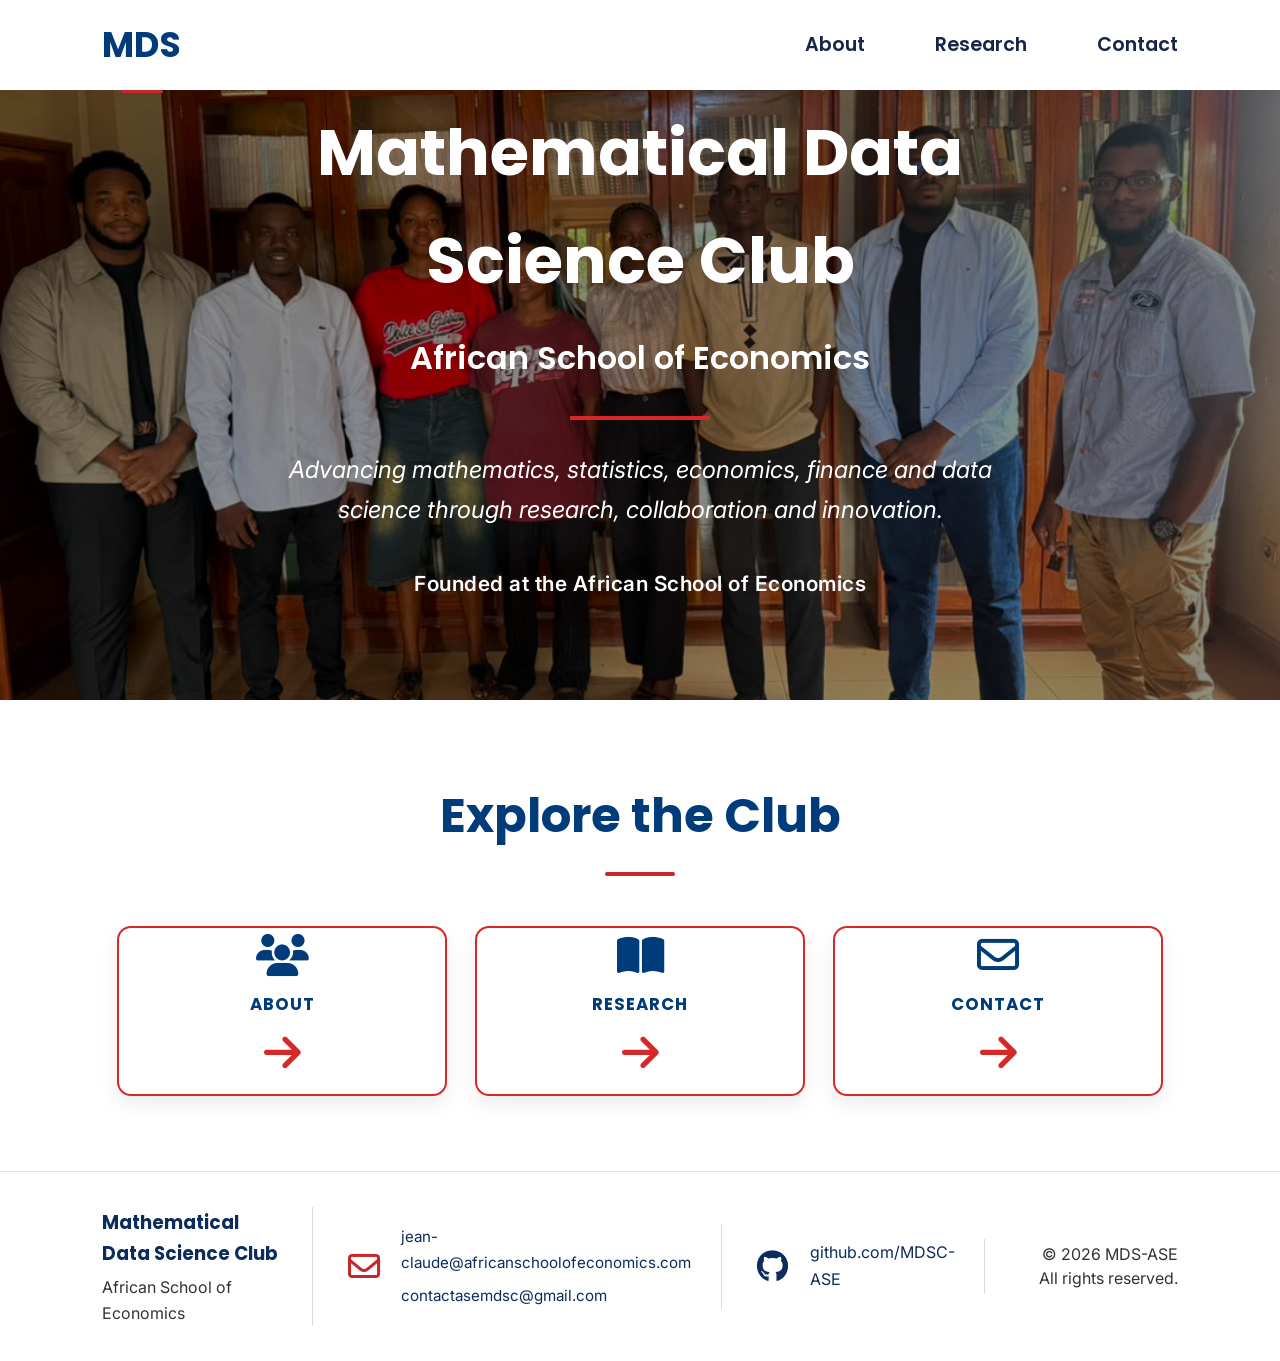
<file: index.html>
<!DOCTYPE html>
<html lang="en">

<head>

    <meta charset="UTF-8">
    <meta name="viewport" content="width=device-width, initial-scale=1.0">

    <title>Mathematical Data Science Club | African School of Economics</title>

    <!-- Google Fonts -->
    <link rel="preconnect" href="https://fonts.googleapis.com">
    <link rel="preconnect" href="https://fonts.gstatic.com" crossorigin>

    <link href="https://fonts.googleapis.com/css2?family=Inter:wght@300;400;500;600;700&family=Poppins:wght@400;600;700&display=swap" rel="stylesheet">

    <!-- Font Awesome -->
    <link rel="stylesheet"
        href="https://cdnjs.cloudflare.com/ajax/libs/font-awesome/6.6.0/css/all.min.css">

    <!-- CSS -->
    <link rel="stylesheet" href="assets/css/style.css">
    <link rel="stylesheet" href="assets/css/navbar.css">
    <link rel="stylesheet" href="assets/css/hero.css">
    <link rel="stylesheet" href="assets/css/cards.css">
    <link rel="stylesheet" href="assets/css/footer.css">
    <link rel="stylesheet" href="assets/css/responsive.css">

</head>

<body>

    <!-- ================= NAVBAR ================= -->

<nav class="navbar">

    <!-- MDS = Home -->
    <a href="index.html" class="logo active">
        MDS
    </a>

    <!-- Mobile menu checkbox -->
    <input
        type="checkbox"
        id="menu-toggle"
        class="menu-checkbox">

    <!-- Hamburger button -->
    <label
        for="menu-toggle"
        class="menu-toggle">

        <i class="fa-solid fa-bars"></i>

    </label>

    <!-- Navigation links -->
    <div class="nav-links">

        <a href="about.html">About</a>

        <a href="research.html">Research</a>

        <a href="contact.html">Contact</a>

    </div>

</nav>

    <!-- ================= HERO ================= -->

    <header class="hero">

        <div class="overlay"></div>

        <div class="hero-content">

            <h1>
                Mathematical Data Science Club
            </h1>

            <h2>
                African School of Economics
            </h2>

            <div class="hero-line"></div>

            <p>

                Advancing mathematics, statistics, economics,
                finance and data science through research,
                collaboration and innovation.

            </p>

            <span>

                Founded at the African School of Economics

            </span>

        </div>

    </header>

    <!-- ================= EXPLORE ================= -->

    <section class="explore">

        <h2>
            Explore the Club
        </h2>

        <div class="section-line"></div>

        <div class="card-container">

    <a href="about.html" class="club-card">

        <i class="fa-solid fa-users"></i>

        <h3>ABOUT</h3>

        <span><i class="fa-solid fa-arrow-right"></i></span>

    </a>

    <a href="research.html" class="club-card">

        <i class="fa-solid fa-book-open"></i>

        <h3>RESEARCH</h3>

        <span><i class="fa-solid fa-arrow-right"></i></span>

    </a>

    <a href="contact.html" class="club-card">

        <i class="fa-regular fa-envelope"></i>

        <h3>CONTACT</h3>

        <span><i class="fa-solid fa-arrow-right"></i></span>

    </a>

</div>
    </section>

    <!-- ================= FOOTER ================= -->

    <footer>

    <div class="footer-container">

        <div class="footer-column">

            <div>

                <h4>Mathematical Data Science Club</h4>

                <p>African School of Economics</p>

            </div>

        </div>

        <div class="footer-column">

            <i class="fa-regular fa-envelope"></i>

            <div class="footer-emails">

    <a href="mailto:jean-claude@africanschoolofeconomics.com">
        jean-claude@africanschoolofeconomics.com
    </a>

    <a href="mailto:contactasemdsc@gmail.com">
        contactasemdsc@gmail.com
    </a>

</div>

        </div>

        <div class="footer-column github">

            <i class="fa-brands fa-github"></i>

            <div>

                <a href="https://github.com/MDSC-ASE" target="_blank">
                    github.com/MDSC-ASE
                </a>

            </div>

        </div>

        <div class="footer-column copyright">

            <p>

                © 2026 MDS-ASE<br>

                All rights reserved.

            </p>

        </div>

    </div>

</footer>

    <script src="assets/js/main.js"></script>

</body>

</html>
</file>
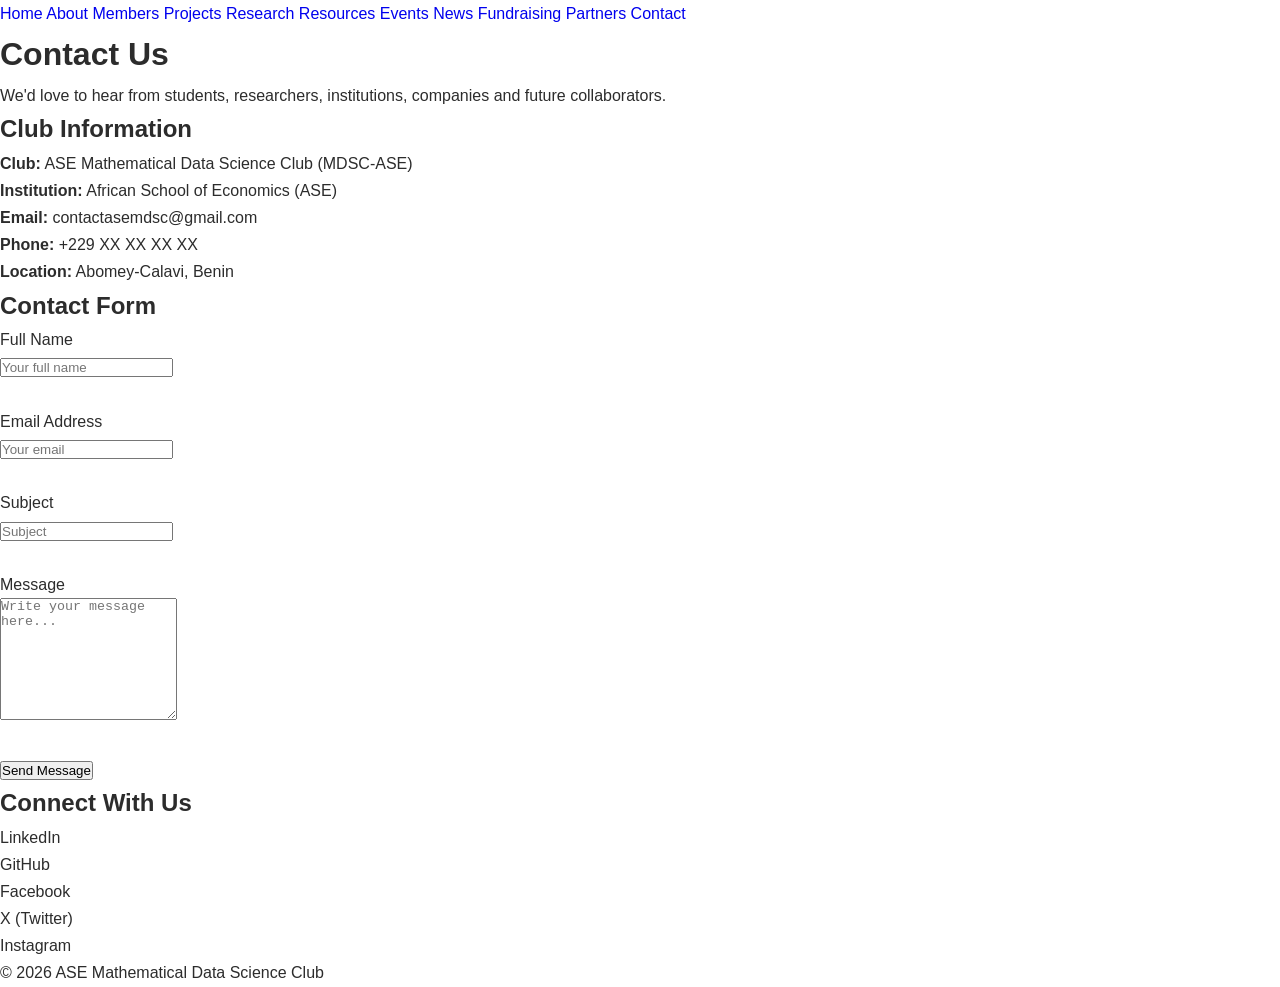
<file: contact.html>
<!DOCTYPE html>
<html lang="en">

<head>
    <meta charset="UTF-8">
    <title>Contact - MDSC-ASE</title>
    <link rel="stylesheet" href="assets/css/style.css">
</head>

<body>

<nav>
    <a href="index.html">Home</a>
    <a href="about.html">About</a>
    <a href="members.html">Members</a>
    <a href="projects.html">Projects</a>
    <a href="research.html">Research</a>
    <a href="resources.html">Resources</a>
    <a href="events.html">Events</a>
    <a href="news.html">News</a>
    <a href="fundraising.html">Fundraising</a>
    <a href="partners.html">Partners</a>
    <a href="contact.html">Contact</a>
</nav>

<header class="hero-small">
    <h1>Contact Us</h1>
    <p>
        We'd love to hear from students, researchers, institutions,
        companies and future collaborators.
    </p>
</header>

<section>

<h2>Club Information</h2>

<p><strong>Club:</strong> ASE Mathematical Data Science Club (MDSC-ASE)</p>

<p><strong>Institution:</strong> African School of Economics (ASE)</p>

<p><strong>Email:</strong> contactasemdsc@gmail.com</p>

<p><strong>Phone:</strong> +229 XX XX XX XX</p>

<p><strong>Location:</strong> Abomey-Calavi, Benin</p>

</section>

<section>

<h2>Contact Form</h2>

<form>

<label>Full Name</label><br>
<input type="text" placeholder="Your full name"><br><br>

<label>Email Address</label><br>
<input type="email" placeholder="Your email"><br><br>

<label>Subject</label><br>
<input type="text" placeholder="Subject"><br><br>

<label>Message</label><br>
<textarea rows="8" placeholder="Write your message here..."></textarea><br><br>

<button type="submit">Send Message</button>

</form>

</section>

<section>

<h2>Connect With Us</h2>

<p>LinkedIn</p>

<p>GitHub</p>

<p>Facebook</p>

<p>X (Twitter)</p>

<p>Instagram</p>

</section>

<footer>

<p>© 2026 ASE Mathematical Data Science Club</p>

</footer>

</body>

</html>
</file>
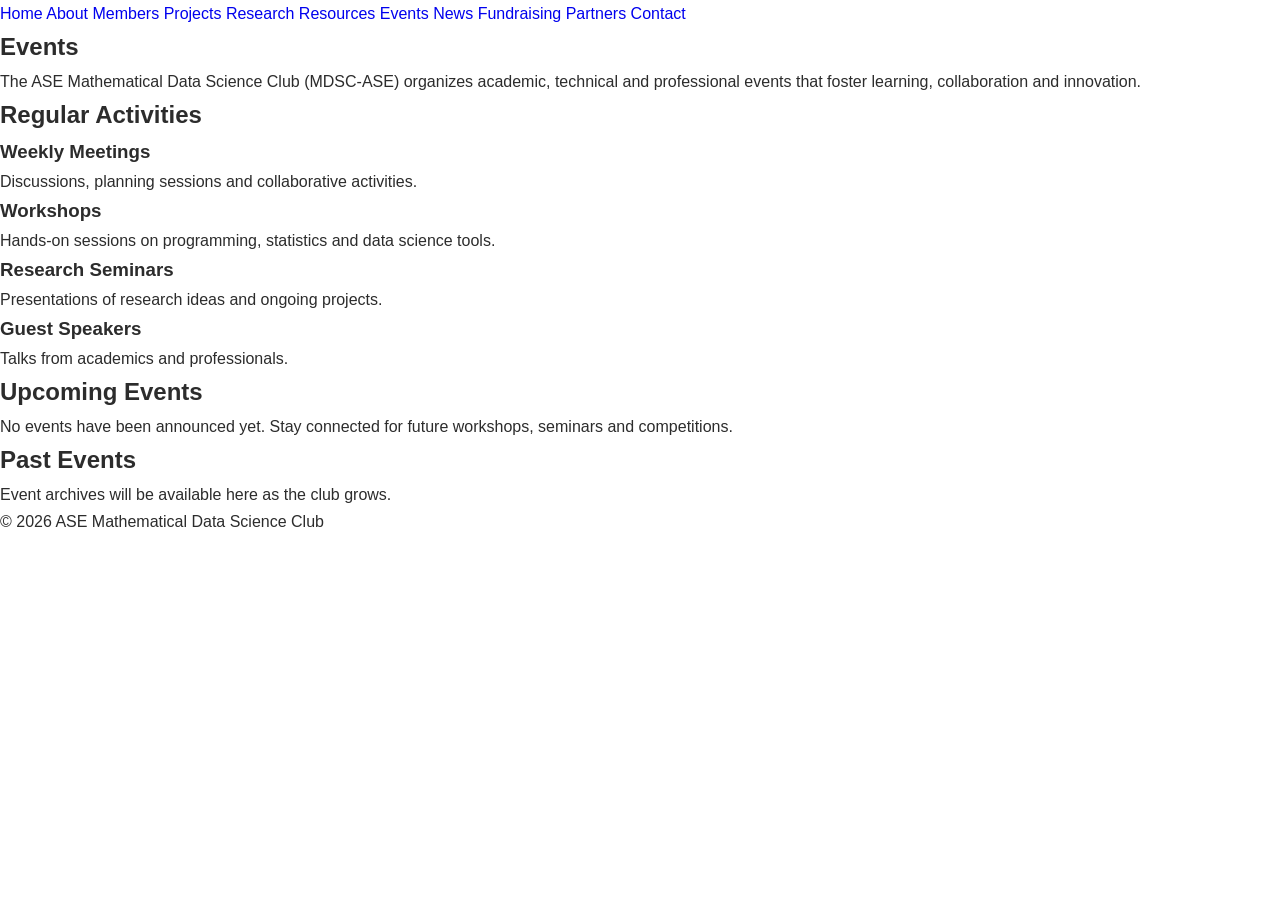
<file: events.html>
<!DOCTYPE html>
<html lang="en">

<head>
    <meta charset="UTF-8">
    <title>Events - MDSC-ASE</title>
    <link rel="stylesheet" href="assets/css/style.css">
</head>

<body>

<nav>
    <a href="index.html">Home</a>
    <a href="about.html">About</a>
    <a href="members.html">Members</a>
    <a href="projects.html">Projects</a>
    <a href="research.html">Research</a>
    <a href="resources.html">Resources</a>
    <a href="events.html">Events</a>
    <a href="news.html">News</a>
    <a href="fundraising.html">Fundraising</a>
    <a href="partners.html">Partners</a>
    <a href="contact.html">Contact</a>
</nav>

<section>

<h1>Events</h1>

<p>
The ASE Mathematical Data Science Club (MDSC-ASE) organizes academic,
technical and professional events that foster learning, collaboration
and innovation.
</p>

</section>

<section>

<h2>Regular Activities</h2>

<div class="event-grid">

<div class="event-card">
<h3>Weekly Meetings</h3>
<p>Discussions, planning sessions and collaborative activities.</p>
</div>

<div class="event-card">
<h3>Workshops</h3>
<p>Hands-on sessions on programming, statistics and data science tools.</p>
</div>

<div class="event-card">
<h3>Research Seminars</h3>
<p>Presentations of research ideas and ongoing projects.</p>
</div>

<div class="event-card">
<h3>Guest Speakers</h3>
<p>Talks from academics and professionals.</p>
</div>

</div>

</section>

<section>

<h2>Upcoming Events</h2>

<p>
No events have been announced yet.
Stay connected for future workshops, seminars and competitions.
</p>

</section>

<section>

<h2>Past Events</h2>

<p>
Event archives will be available here as the club grows.
</p>

</section>

<footer>

<p>
© 2026 ASE Mathematical Data Science Club
</p>

</footer>

</body>

</html>
</file>
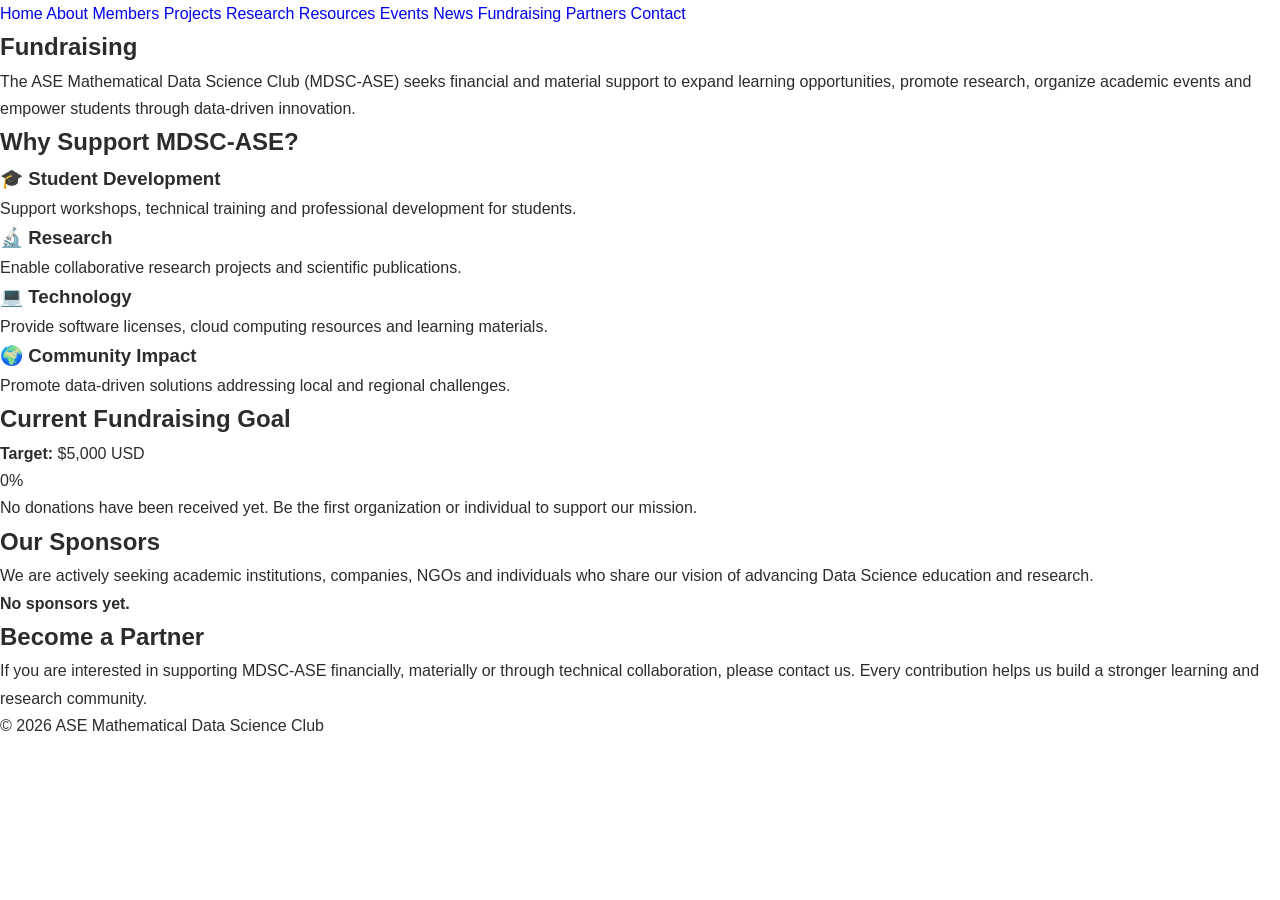
<file: fundraising.html>
<!DOCTYPE html>
<html lang="en">

<head>
    <meta charset="UTF-8">
    <title>Fundraising - MDSC-ASE</title>
    <link rel="stylesheet" href="assets/css/style.css">
</head>

<body>

<nav>
    <a href="index.html">Home</a>
    <a href="about.html">About</a>
    <a href="members.html">Members</a>
    <a href="projects.html">Projects</a>
    <a href="research.html">Research</a>
    <a href="resources.html">Resources</a>
    <a href="events.html">Events</a>
    <a href="news.html">News</a>
    <a href="fundraising.html">Fundraising</a>
    <a href="partners.html">Partners</a>
    <a href="contact.html">Contact</a>
</nav>

<section>

<h1>Fundraising</h1>

<p>
The ASE Mathematical Data Science Club (MDSC-ASE) seeks financial and material
support to expand learning opportunities, promote research, organize academic
events and empower students through data-driven innovation.
</p>

</section>

<section>

<h2>Why Support MDSC-ASE?</h2>

<div class="fund-grid">

<div class="fund-card">

<h3>🎓 Student Development</h3>

<p>
Support workshops, technical training and professional development for students.
</p>

</div>

<div class="fund-card">

<h3>🔬 Research</h3>

<p>
Enable collaborative research projects and scientific publications.
</p>

</div>

<div class="fund-card">

<h3>💻 Technology</h3>

<p>
Provide software licenses, cloud computing resources and learning materials.
</p>

</div>

<div class="fund-card">

<h3>🌍 Community Impact</h3>

<p>
Promote data-driven solutions addressing local and regional challenges.
</p>

</div>

</div>

</section>

<section>

<h2>Current Fundraising Goal</h2>

<p><strong>Target:</strong> $5,000 USD</p>

<div class="progress-bar">

<div class="progress">

0%

</div>

</div>

<p>
No donations have been received yet.
Be the first organization or individual to support our mission.
</p>

</section>

<section>

<h2>Our Sponsors</h2>

<p>
We are actively seeking academic institutions, companies, NGOs and individuals
who share our vision of advancing Data Science education and research.

</p>

<p><strong>No sponsors yet.</strong></p>

</section>

<section>

<h2>Become a Partner</h2>

<p>
If you are interested in supporting MDSC-ASE financially, materially or through
technical collaboration, please contact us. Every contribution helps us build
a stronger learning and research community.
</p>

</section>

<footer>

<p>
© 2026 ASE Mathematical Data Science Club
</p>

</footer>

</body>

</html>
</file>
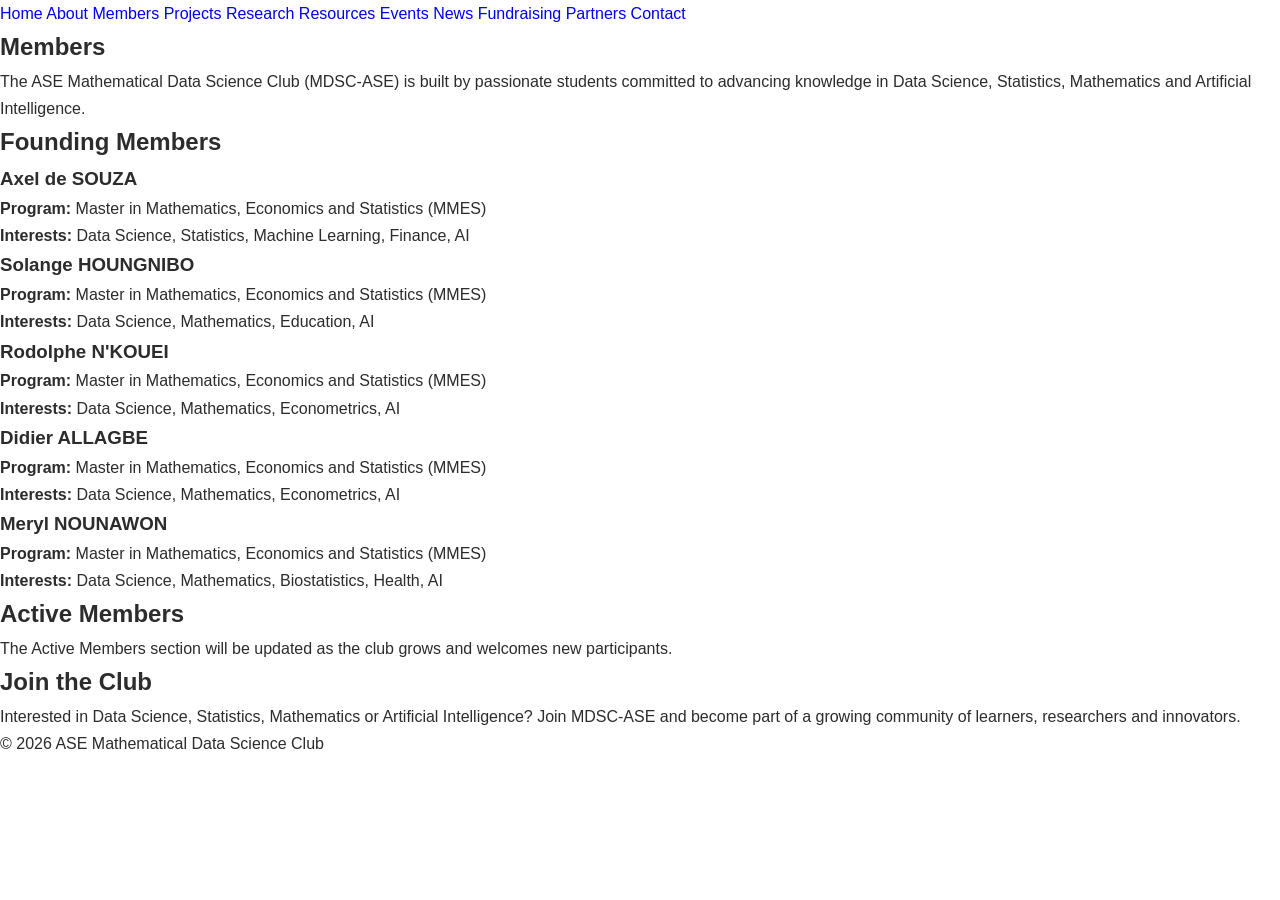
<file: members.html>
<!DOCTYPE html>
<html lang="en">

<head>
    <meta charset="UTF-8">
    <title>Members - MDSC ASE</title>
    <link rel="stylesheet" href="assets/css/style.css">
</head>

<body>

<nav>
    <a href="index.html">Home</a>
    <a href="about.html">About</a>
    <a href="members.html">Members</a>
    <a href="projects.html">Projects</a>
    <a href="research.html">Research</a>
    <a href="resources.html">Resources</a>
    <a href="events.html">Events</a>
    <a href="news.html">News</a>
    <a href="fundraising.html">Fundraising</a>
    <a href="partners.html">Partners</a>
    <a href="contact.html">Contact</a>
</nav>

<section>

    <h1>Members</h1>

    <p>
        The ASE Mathematical Data Science Club (MDSC-ASE) is built by passionate students committed to advancing knowledge in Data Science, Statistics, Mathematics and Artificial Intelligence.
    </p>

</section>

<section>

    <h2>Founding Members</h2>

    <div class="member-card">
        <h3>Axel de SOUZA</h3>
        <p><strong>Program:</strong> Master in Mathematics, Economics and Statistics (MMES)</p>
        <p><strong>Interests:</strong> Data Science, Statistics, Machine Learning, Finance, AI</p>
    </div>

    <div class="member-card">
        <h3>Solange HOUNGNIBO</h3>
        <p><strong>Program:</strong> Master in Mathematics, Economics and Statistics (MMES)</p>
        <p><strong>Interests:</strong> Data Science, Mathematics, Education, AI</p>
    </div>

    <div class="member-card">
        <h3>Rodolphe N'KOUEI</h3>
        <p><strong>Program:</strong> Master in Mathematics, Economics and Statistics (MMES)</p>
        <p><strong>Interests:</strong> Data Science, Mathematics, Econometrics, AI</p>
    </div>

    <div class="member-card">
        <h3>Didier ALLAGBE</h3>
        <p><strong>Program:</strong> Master in Mathematics, Economics and Statistics (MMES)</p>
        <p><strong>Interests:</strong> Data Science, Mathematics, Econometrics, AI</p>
    </div>

    <div class="member-card">
        <h3>Meryl NOUNAWON</h3>
        <p><strong>Program:</strong> Master in Mathematics, Economics and Statistics (MMES)</p>
        <p><strong>Interests:</strong> Data Science, Mathematics, Biostatistics, Health, AI</p>
    </div>

</section>

<section>

    <h2>Active Members</h2>

    <p>
        The Active Members section will be updated as the club grows and welcomes new participants.
    </p>

</section>

<section>

    <h2>Join the Club</h2>

    <p>
        Interested in Data Science, Statistics, Mathematics or Artificial Intelligence?
        Join MDSC-ASE and become part of a growing community of learners, researchers and innovators.
    </p>

</section>

<footer>
    <p>© 2026 ASE Mathematical Data Science Club</p>
</footer>

</body>
</html>
</file>
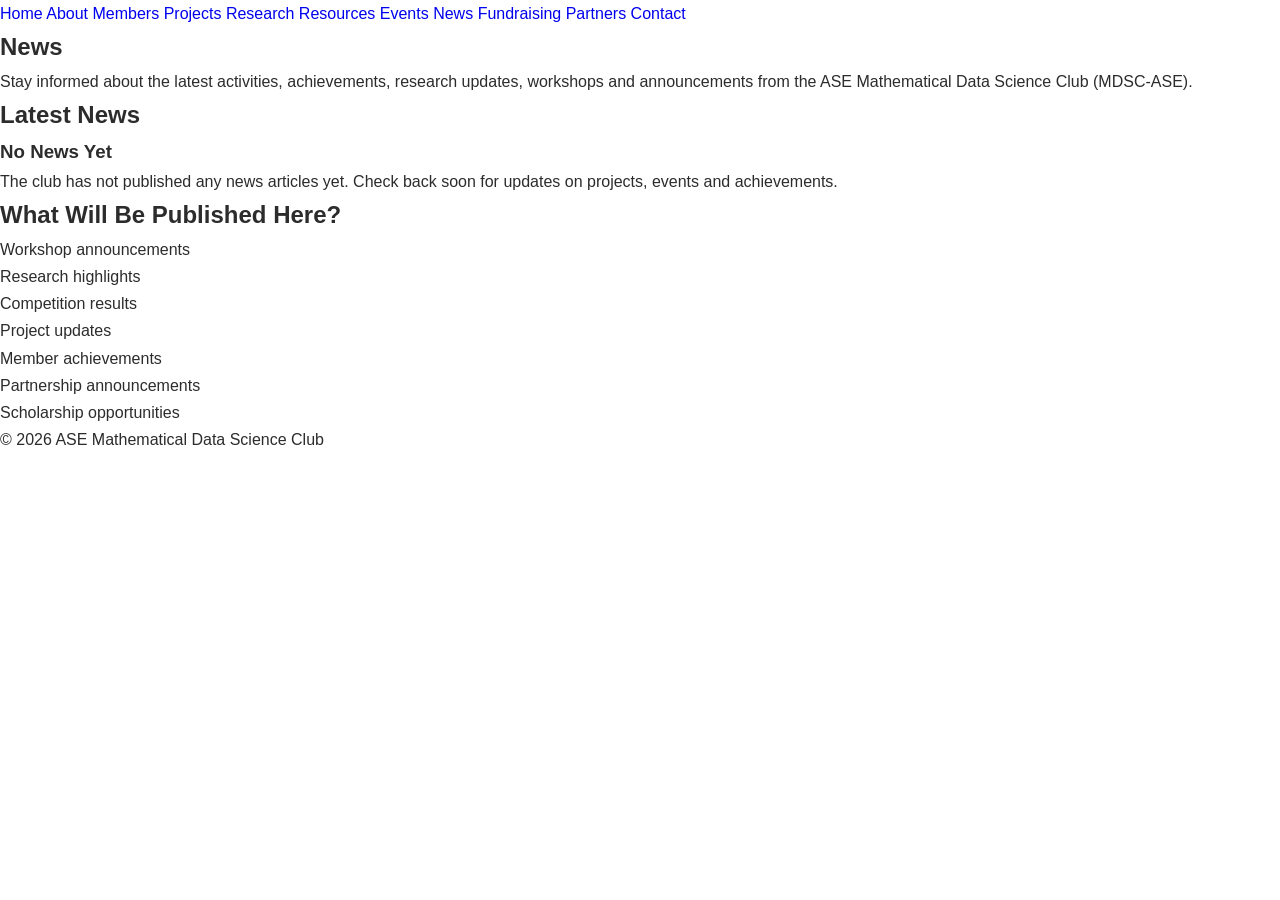
<file: news.html>
<!DOCTYPE html>
<html lang="en">

<head>
    <meta charset="UTF-8">
    <title>News - MDSC-ASE</title>
    <link rel="stylesheet" href="assets/css/style.css">
</head>

<body>

<nav>
    <a href="index.html">Home</a>
    <a href="about.html">About</a>
    <a href="members.html">Members</a>
    <a href="projects.html">Projects</a>
    <a href="research.html">Research</a>
    <a href="resources.html">Resources</a>
    <a href="events.html">Events</a>
    <a href="news.html">News</a>
    <a href="fundraising.html">Fundraising</a>
    <a href="partners.html">Partners</a>
    <a href="contact.html">Contact</a>
</nav>

<section>

<h1>News</h1>

<p>
Stay informed about the latest activities, achievements, research updates,
workshops and announcements from the ASE Mathematical Data Science Club (MDSC-ASE).
</p>

</section>

<section>

<h2>Latest News</h2>

<div class="news-card">

<h3>No News Yet</h3>

<p>
The club has not published any news articles yet.
Check back soon for updates on projects, events and achievements.
</p>

</div>

</section>

<section>

<h2>What Will Be Published Here?</h2>

<ul>

<li>Workshop announcements</li>

<li>Research highlights</li>

<li>Competition results</li>

<li>Project updates</li>

<li>Member achievements</li>

<li>Partnership announcements</li>

<li>Scholarship opportunities</li>

</ul>

</section>

<footer>

<p>
© 2026 ASE Mathematical Data Science Club
</p>

</footer>

</body>

</html>
</file>
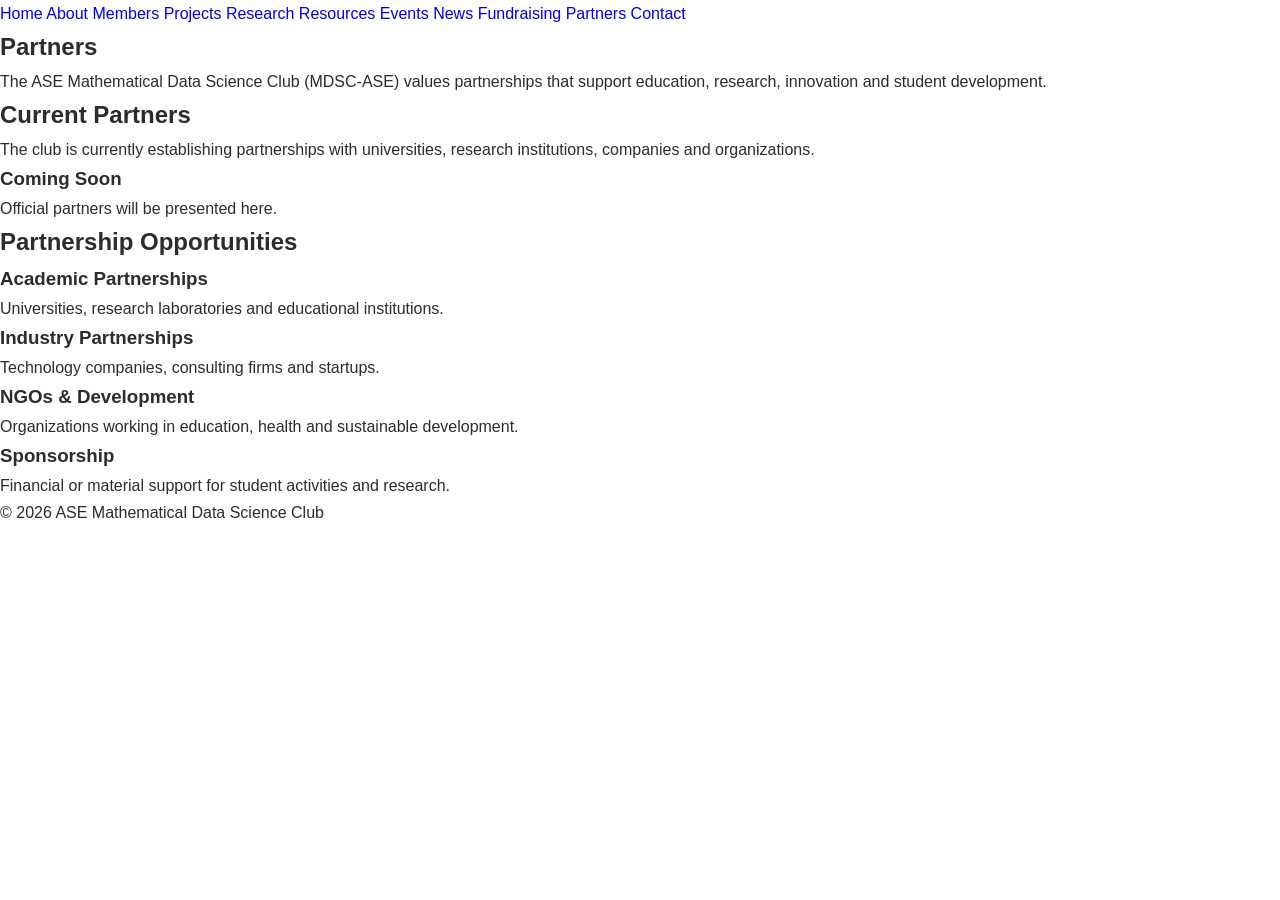
<file: partners.html>
<!DOCTYPE html>
<html lang="en">

<head>
    <meta charset="UTF-8">
    <title>Partners - MDSC-ASE</title>
    <link rel="stylesheet" href="assets/css/style.css">
</head>

<body>

<nav>
    <a href="index.html">Home</a>
    <a href="about.html">About</a>
    <a href="members.html">Members</a>
    <a href="projects.html">Projects</a>
    <a href="research.html">Research</a>
    <a href="resources.html">Resources</a>
    <a href="events.html">Events</a>
    <a href="news.html">News</a>
    <a href="fundraising.html">Fundraising</a>
    <a href="partners.html">Partners</a>
    <a href="contact.html">Contact</a>
</nav>

<section>

<h1>Partners</h1>

<p>
The ASE Mathematical Data Science Club (MDSC-ASE) values partnerships that
support education, research, innovation and student development.
</p>

</section>

<section>

<h2>Current Partners</h2>

<p>
The club is currently establishing partnerships with universities,
research institutions, companies and organizations.

</p>

<div class="partner-card">

<h3>Coming Soon</h3>

<p>
Official partners will be presented here.
</p>

</div>

</section>

<section>

<h2>Partnership Opportunities</h2>

<div class="partner-grid">

<div class="partner-card">

<h3>Academic Partnerships</h3>

<p>
Universities, research laboratories and educational institutions.
</p>

</div>

<div class="partner-card">

<h3>Industry Partnerships</h3>

<p>
Technology companies, consulting firms and startups.
</p>

</div>

<div class="partner-card">

<h3>NGOs & Development</h3>

<p>
Organizations working in education, health and sustainable development.
</p>

</div>

<div class="partner-card">

<h3>Sponsorship</h3>

<p>
Financial or material support for student activities and research.
</p>

</div>

</div>

</section>

<footer>

<p>
© 2026 ASE Mathematical Data Science Club
</p>

</footer>

</body>

</html>
</file>
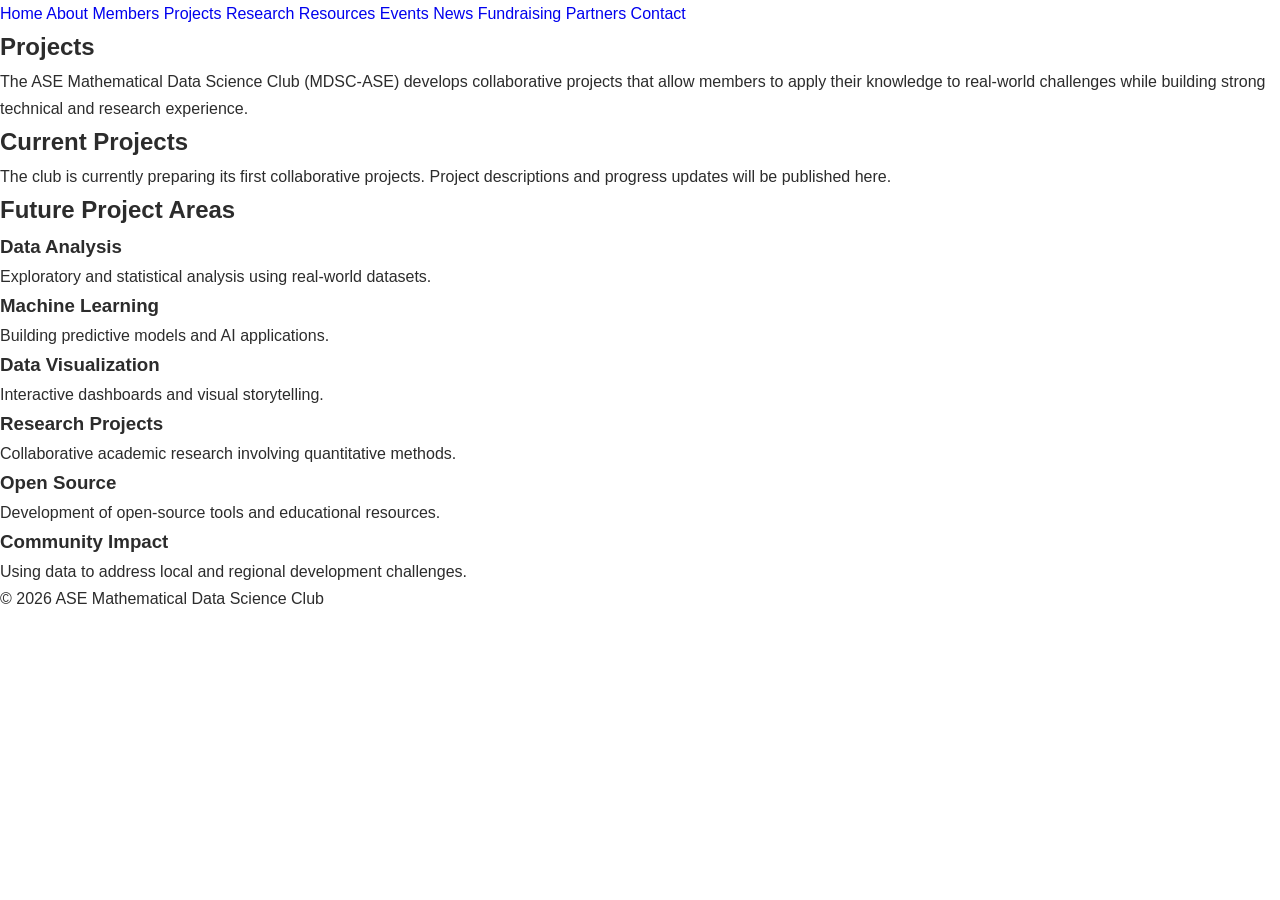
<file: projects.html>
<!DOCTYPE html>
<html lang="en">

<head>
    <meta charset="UTF-8">
    <title>Projects - MDSC ASE</title>
    <link rel="stylesheet" href="assets/css/style.css">
</head>

<body>

<nav>
    <a href="index.html">Home</a>
    <a href="about.html">About</a>
    <a href="members.html">Members</a>
    <a href="projects.html">Projects</a>
    <a href="research.html">Research</a>
    <a href="resources.html">Resources</a>
    <a href="events.html">Events</a>
    <a href="news.html">News</a>
    <a href="fundraising.html">Fundraising</a>
    <a href="partners.html">Partners</a>
    <a href="contact.html">Contact</a>
</nav>

<section>

<h1>Projects</h1>

<p>
The ASE Mathematical Data Science Club (MDSC-ASE) develops collaborative projects
that allow members to apply their knowledge to real-world challenges while
building strong technical and research experience.
</p>

</section>

<section>

<h2>Current Projects</h2>

<p>
The club is currently preparing its first collaborative projects.
Project descriptions and progress updates will be published here.
</p>

</section>

<section>

<h2>Future Project Areas</h2>

<div class="project-grid">

<div class="project-card">

<h3>Data Analysis</h3>

<p>
Exploratory and statistical analysis using real-world datasets.
</p>

</div>

<div class="project-card">

<h3>Machine Learning</h3>

<p>
Building predictive models and AI applications.
</p>

</div>

<div class="project-card">

<h3>Data Visualization</h3>

<p>
Interactive dashboards and visual storytelling.
</p>

</div>

<div class="project-card">

<h3>Research Projects</h3>

<p>
Collaborative academic research involving quantitative methods.
</p>

</div>

<div class="project-card">

<h3>Open Source</h3>

<p>
Development of open-source tools and educational resources.
</p>

</div>

<div class="project-card">

<h3>Community Impact</h3>

<p>
Using data to address local and regional development challenges.
</p>

</div>

</div>

</section>

<footer>

<p>
© 2026 ASE Mathematical Data Science Club
</p>

</footer>

</body>

</html>
</file>
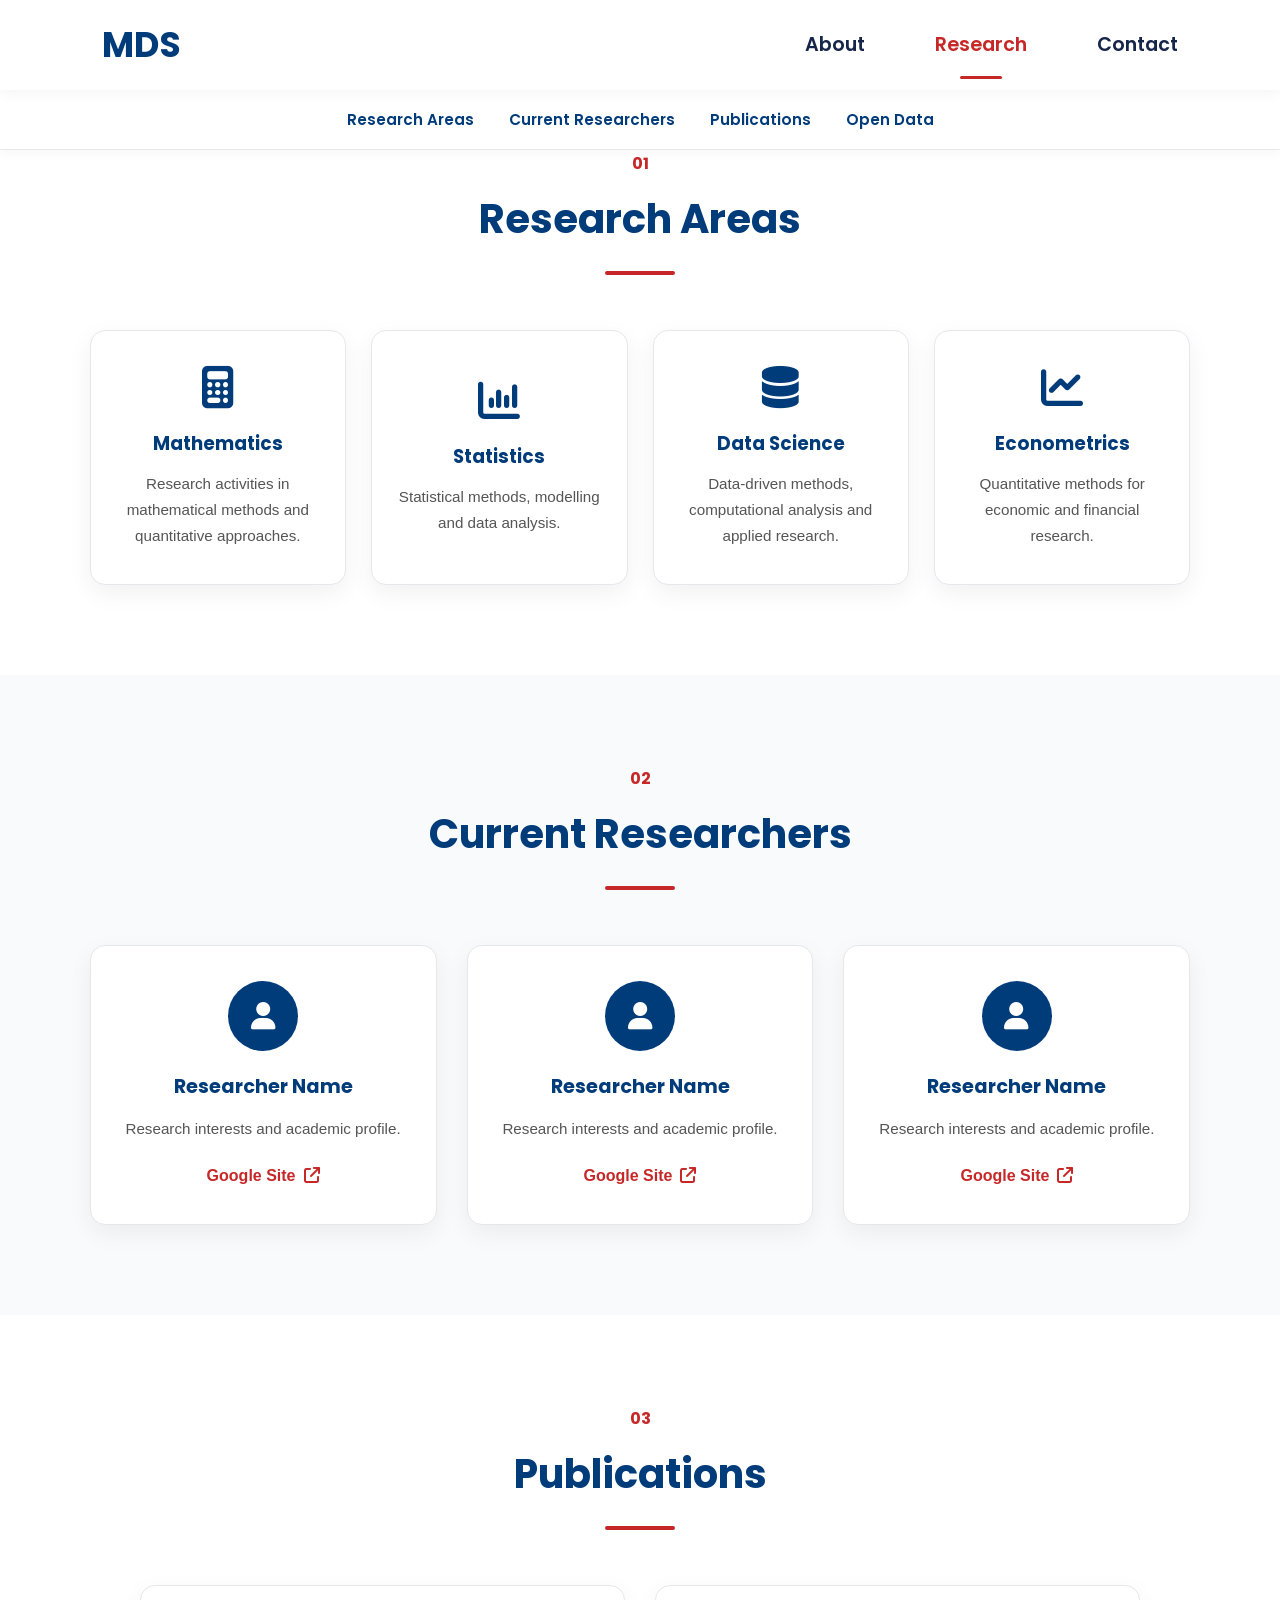
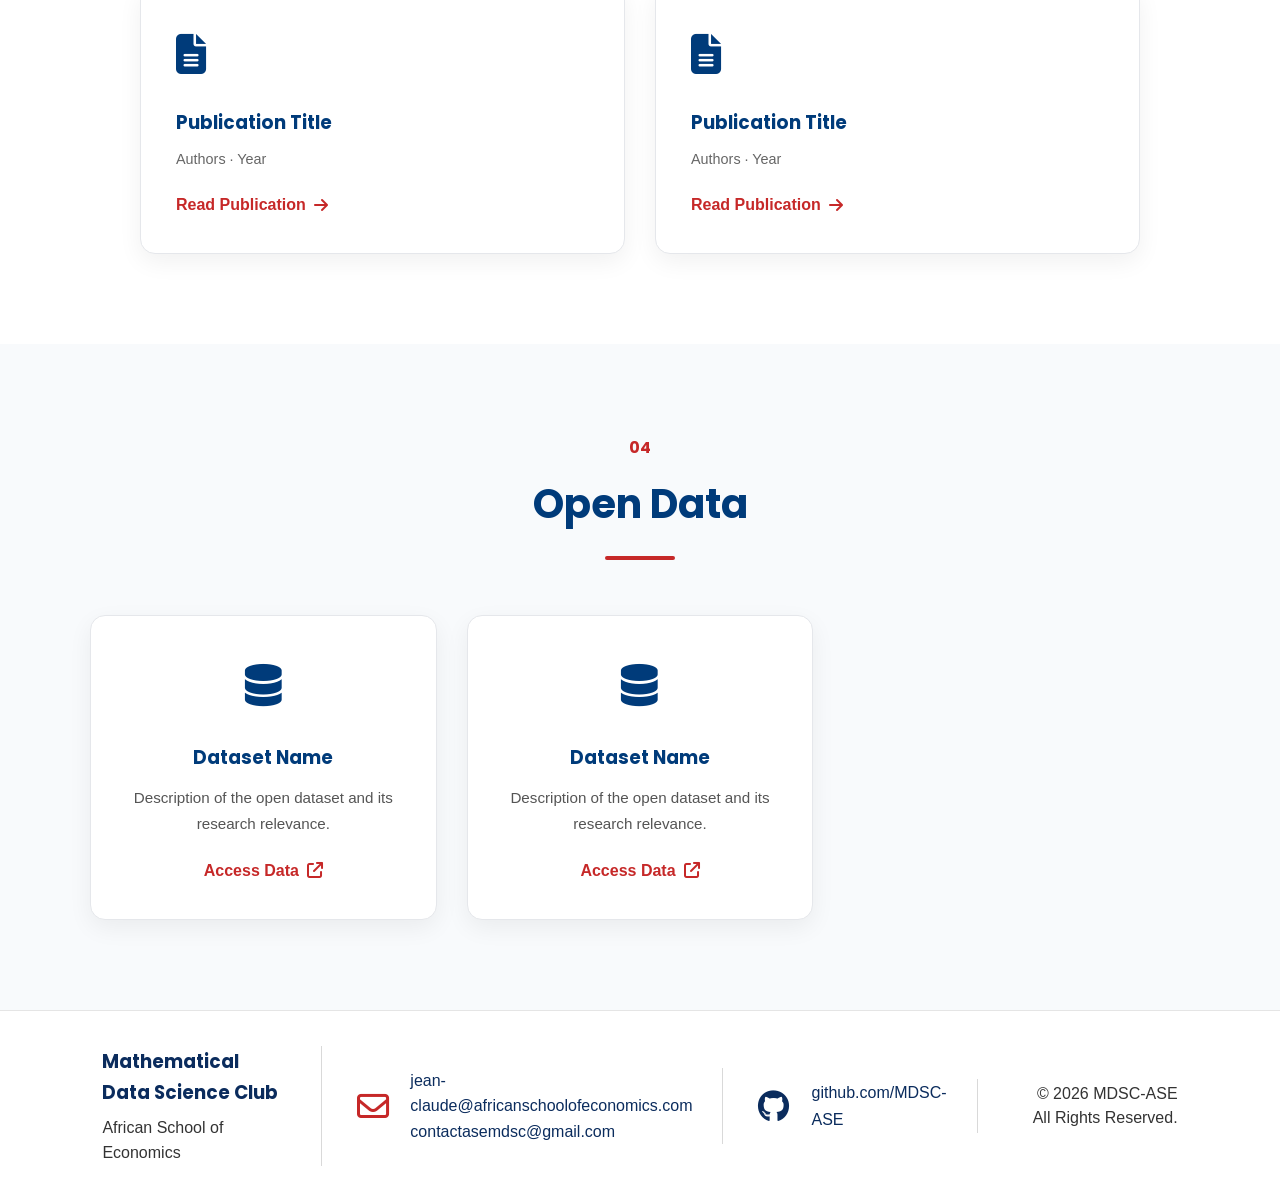
<file: research.html>
<!-- ================= RESEARCH PAGE ================= -->

<!DOCTYPE html>

<html lang="en">

<head>

    <meta charset="UTF-8">

    <meta
        name="viewport"
        content="width=device-width, initial-scale=1.0">

    <title>Research | MDS</title>


    <!-- Google Fonts -->

    <link
        href="https://fonts.googleapis.com/css2?family=Poppins:wght@400;500;600;700&display=swap"
        rel="stylesheet">


    <!-- Font Awesome -->

    <link
        rel="stylesheet"
        href="https://cdnjs.cloudflare.com/ajax/libs/font-awesome/6.5.1/css/all.min.css">


    <!-- Main CSS -->

    <link
        rel="stylesheet"
        href="assets/css/style.css">

    <link
        rel="stylesheet"
        href="assets/css/navbar.css">

    <link
        rel="stylesheet"
        href="assets/css/research.css">

    <link
        rel="stylesheet"
        href="assets/css/footer.css">

    <link
        rel="stylesheet"
        href="assets/css/responsive.css">

</head>


<body>


<!-- ================= NAVBAR ================= -->

<nav class="navbar">

    <!-- MDS = Home -->

    <a
        href="index.html"
        class="logo">

        MDS

    </a>


    <!-- Mobile menu checkbox -->

    <input
        type="checkbox"
        id="menu-toggle"
        class="menu-checkbox">


    <!-- Hamburger button -->

    <label
        for="menu-toggle"
        class="menu-toggle">

        <i class="fa-solid fa-bars"></i>

    </label>


    <!-- Main navigation -->

    <div class="nav-links">

        <a href="about.html">
            About
        </a>

        <a
            href="research.html"
            class="active">

            Research

        </a>

        <a href="contact.html">
            Contact
        </a>

    </div>

</nav>


<!-- ================= RESEARCH SUBNAV ================= -->

<nav class="research-subnav">

    <a href="#research-areas">
        Research Areas
    </a>

    <a href="#current-researchers">
        Current Researchers
    </a>

    <a href="#publications">
        Publications
    </a>

    <a href="#open-data">
        Open Data
    </a>

</nav>


<main>


<!-- ================= RESEARCH AREAS ================= -->

<section
    id="research-areas"
    class="research-section">

    <div class="section-header">

        <span>01</span>

        <h2>
            Research Areas
        </h2>

        <div class="section-line"></div>

    </div>


    <div class="research-grid">


        <div class="research-card">

            <i class="fa-solid fa-calculator"></i>

            <h3>
                Mathematics
            </h3>

            <p>
                Research activities in mathematical methods
                and quantitative approaches.
            </p>

        </div>


        <div class="research-card">

            <i class="fa-solid fa-chart-column"></i>

            <h3>
                Statistics
            </h3>

            <p>
                Statistical methods, modelling and
                data analysis.
            </p>

        </div>


        <div class="research-card">

            <i class="fa-solid fa-database"></i>

            <h3>
                Data Science
            </h3>

            <p>
                Data-driven methods, computational analysis
                and applied research.
            </p>

        </div>


        <div class="research-card">

            <i class="fa-solid fa-chart-line"></i>

            <h3>
                Econometrics
            </h3>

            <p>
                Quantitative methods for economic
                and financial research.
            </p>

        </div>


    </div>

</section>


<!-- ================= CURRENT RESEARCHERS ================= -->

<section
    id="current-researchers"
    class="research-section alt-section">

    <div class="section-header">

        <span>02</span>

        <h2>
            Current Researchers
        </h2>

        <div class="section-line"></div>

    </div>


    <div class="researchers-grid">


        <!-- Researcher 1 -->

        <div class="researcher-card">

            <div class="researcher-icon">

                <i class="fa-solid fa-user"></i>

            </div>

            <h3>
                Researcher Name
            </h3>

            <p>
                Research interests and academic profile.
            </p>

            <a
                href="#"
                target="_blank"
                rel="noopener">

                Google Site

                <i class="fa-solid fa-arrow-up-right-from-square"></i>

            </a>

        </div>


        <!-- Researcher 2 -->

        <div class="researcher-card">

            <div class="researcher-icon">

                <i class="fa-solid fa-user"></i>

            </div>

            <h3>
                Researcher Name
            </h3>

            <p>
                Research interests and academic profile.
            </p>

            <a
                href="#"
                target="_blank"
                rel="noopener">

                Google Site

                <i class="fa-solid fa-arrow-up-right-from-square"></i>

            </a>

        </div>


        <!-- Researcher 3 -->

        <div class="researcher-card">

            <div class="researcher-icon">

                <i class="fa-solid fa-user"></i>

            </div>

            <h3>
                Researcher Name
            </h3>

            <p>
                Research interests and academic profile.
            </p>

            <a
                href="#"
                target="_blank"
                rel="noopener">

                Google Site

                <i class="fa-solid fa-arrow-up-right-from-square"></i>

            </a>

        </div>


    </div>

</section>


<!-- ================= PUBLICATIONS ================= -->

<section
    id="publications"
    class="research-section">

    <div class="section-header">

        <span>03</span>

        <h2>
            Publications
        </h2>

        <div class="section-line"></div>

    </div>


    <div class="publications-grid">


        <div class="publication-card">

            <div class="publication-icon">

                <i class="fa-solid fa-file-lines"></i>

            </div>

            <h3>
                Publication Title
            </h3>

            <p>
                Authors · Year
            </p>

            <a href="#">

                Read Publication

                <i class="fa-solid fa-arrow-right"></i>

            </a>

        </div>


        <div class="publication-card">

            <div class="publication-icon">

                <i class="fa-solid fa-file-lines"></i>

            </div>

            <h3>
                Publication Title
            </h3>

            <p>
                Authors · Year
            </p>

            <a href="#">

                Read Publication

                <i class="fa-solid fa-arrow-right"></i>

            </a>

        </div>


    </div>

</section>


<!-- ================= OPEN DATA ================= -->

<section
    id="open-data"
    class="research-section alt-section">

    <div class="section-header">

        <span>04</span>

        <h2>
            Open Data
        </h2>

        <div class="section-line"></div>

    </div>


    <div class="open-data-grid">


        <div class="data-card">

            <div class="data-icon">

                <i class="fa-solid fa-database"></i>

            </div>

            <h3>
                Dataset Name
            </h3>

            <p>
                Description of the open dataset
                and its research relevance.
            </p>

            <a href="#">

                Access Data

                <i class="fa-solid fa-arrow-up-right-from-square"></i>

            </a>

        </div>


        <div class="data-card">

            <div class="data-icon">

                <i class="fa-solid fa-database"></i>

            </div>

            <h3>
                Dataset Name
            </h3>

            <p>
                Description of the open dataset
                and its research relevance.
            </p>

            <a href="#">

                Access Data

                <i class="fa-solid fa-arrow-up-right-from-square"></i>

            </a>

        </div>


    </div>

</section>


</main>


<!-- ================= FOOTER ================= -->

<footer>

    <div class="footer-container">

        <div class="footer-column">

            <div>

                <h4>Mathematical Data Science Club</h4>

                <p>African School of Economics</p>

            </div>

        </div>

        <div class="footer-column">

            <i class="fa-regular fa-envelope"></i>

            <div>

                <p>

                    <a href="mailto:jean-claude@africanschoolofeconomics.com">

                        jean-claude@africanschoolofeconomics.com

                    </a>

                </p>

                <p>

                    <a href="mailto:contactasemdsc@gmail.com">

                        contactasemdsc@gmail.com

                    </a>

                </p>

            </div>

        </div>

        <div class="footer-column github">

            <i class="fa-brands fa-github"></i>

            <a href="https://github.com/MDSC-ASE" target="_blank">

                github.com/MDSC-ASE

            </a>

        </div>

        <div class="footer-column copyright">

            <p>

                © 2026 MDSC-ASE

                <br>

                All Rights Reserved.

            </p>

        </div>

    </div>

</footer>

</body>

</html>
</file>
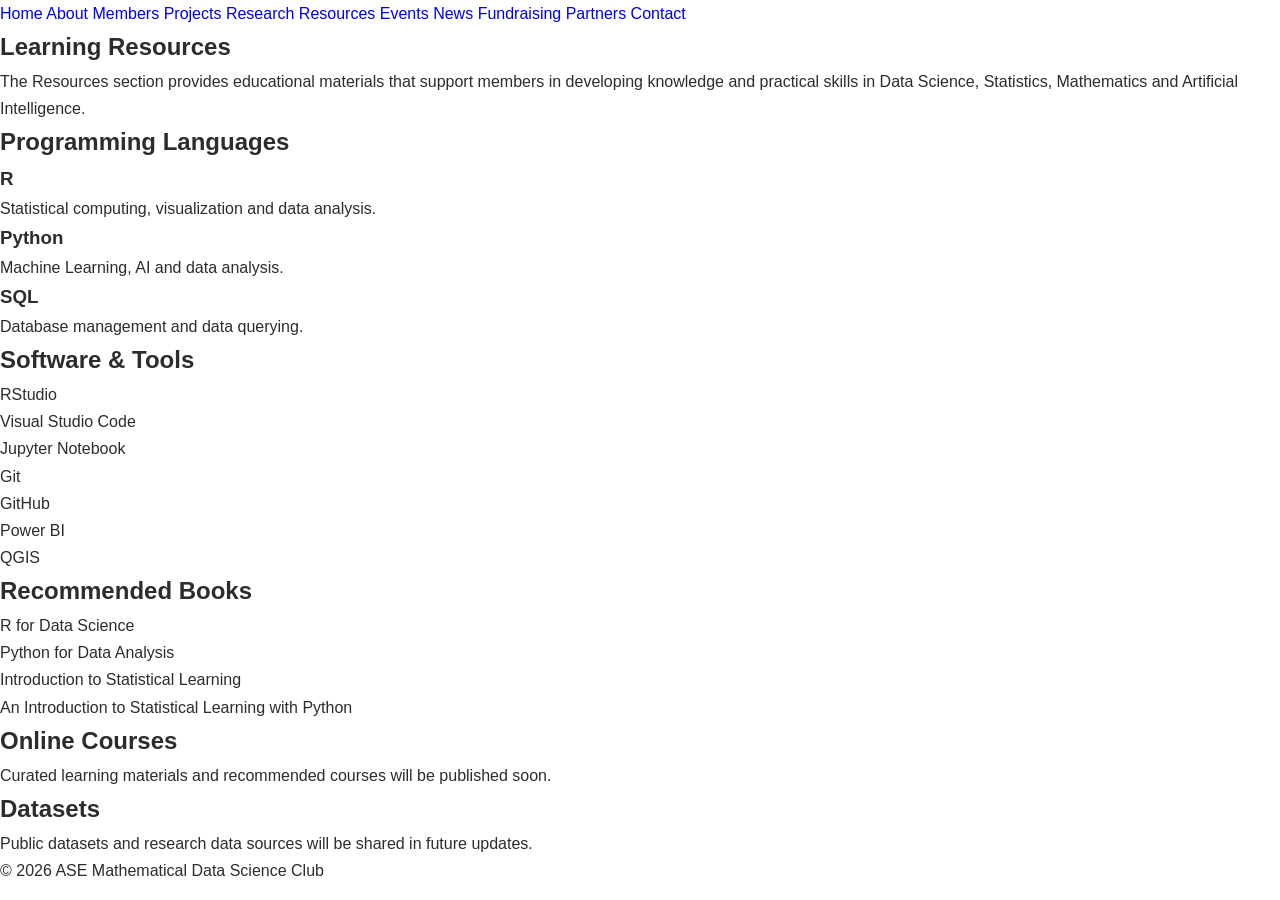
<file: resources.html>
<!DOCTYPE html>
<html lang="en">

<head>
    <meta charset="UTF-8">
    <title>Resources - MDSC ASE</title>
    <link rel="stylesheet" href="assets/css/style.css">
</head>

<body>

<nav>
    <a href="index.html">Home</a>
    <a href="about.html">About</a>
    <a href="members.html">Members</a>
    <a href="projects.html">Projects</a>
    <a href="research.html">Research</a>
    <a href="resources.html">Resources</a>
    <a href="events.html">Events</a>
    <a href="news.html">News</a>
    <a href="fundraising.html">Fundraising</a>
    <a href="partners.html">Partners</a>
    <a href="contact.html">Contact</a>
</nav>

<section>

<h1>Learning Resources</h1>

<p>
The Resources section provides educational materials that support members in
developing knowledge and practical skills in Data Science, Statistics,
Mathematics and Artificial Intelligence.
</p>

</section>

<section>

<h2>Programming Languages</h2>

<div class="resource-grid">

<div class="resource-card">
<h3>R</h3>
<p>Statistical computing, visualization and data analysis.</p>
</div>

<div class="resource-card">
<h3>Python</h3>
<p>Machine Learning, AI and data analysis.</p>
</div>

<div class="resource-card">
<h3>SQL</h3>
<p>Database management and data querying.</p>
</div>

</div>

</section>

<section>

<h2>Software & Tools</h2>

<ul>
<li>RStudio</li>
<li>Visual Studio Code</li>
<li>Jupyter Notebook</li>
<li>Git</li>
<li>GitHub</li>
<li>Power BI</li>
<li>QGIS</li>
</ul>

</section>

<section>

<h2>Recommended Books</h2>

<ul>
<li>R for Data Science</li>
<li>Python for Data Analysis</li>
<li>Introduction to Statistical Learning</li>
<li>An Introduction to Statistical Learning with Python</li>
</ul>

</section>

<section>

<h2>Online Courses</h2>

<p>
Curated learning materials and recommended courses will be published soon.
</p>

</section>

<section>

<h2>Datasets</h2>

<p>
Public datasets and research data sources will be shared in future updates.
</p>

</section>

<footer>

<p>
© 2026 ASE Mathematical Data Science Club
</p>

</footer>

</body>

</html>
</file>
<file: assets/css/style.css>
/* =====================================================
   MDSC WEBSITE V2
   Global Styles
===================================================== */

:root{

    --primary:#003B7A;
    --secondary:#C62828;

    --text:#2C2C2C;

    --light:#F8F9FA;

    --white:#FFFFFF;

    --border:#E5E7EB;

    --radius:16px;

    --shadow:0 12px 30px rgba(0,0,0,.08);

    --transition:.35s ease;

    --container:1200px;

}

*{
    margin:0;
    padding:0;
    box-sizing:border-box;
}

html{

    scroll-behavior:smooth;

}

body{

    font-family:'Inter',sans-serif;
    color:var(--text);
    background:white;
    line-height:1.7;

}

h1,h2,h3{

    font-family:'Poppins',sans-serif;

}

a{

    text-decoration:none;

}

img{

    max-width:100%;

}

/* =====================================================
   NAVBAR
===================================================== */

.navbar{

    position:fixed;

    top:0;
    left:0;

    width:100%;

    display:flex;

    justify-content:space-between;

    align-items:center;

    padding:22px 8%;

    z-index:1000;

    transition:var(--transition);

    background:rgba(0,0,0,.15);

    backdrop-filter:blur(10px);

}

.logo-text{

    color:white;

    font-size:1.6rem;

    font-weight:700;

    letter-spacing:2px;

}

.nav-links{

    display:flex;

    gap:40px;

}

.nav-links a{

    color:white;

    font-weight:500;

    transition:var(--transition);

    position:relative;

}

.nav-links a:hover{

    color:#ffffff;

}

.nav-links a::after{

    content:"";

    position:absolute;

    left:0;
    bottom:-8px;

    width:0;

    height:2px;

    background:var(--accent);

    transition:var(--transition);

}

.nav-links a:hover::after,
.nav-links .active::after{

    width:100%;

}

/* =====================================================
   HERO
===================================================== */

.hero{

    height:100vh;

    background:url("../images/hero/hero.jpg") center center/cover no-repeat;

    position:relative;

    display:flex;

    justify-content:center;

    align-items:center;

    text-align:center;

}

.overlay{

    position:absolute;

    inset:0;

    background:rgba(0,0,0,.55);

}

.hero-content{

    position:relative;

    z-index:2;

    color:white;

    width:min(900px,90%);

}

.hero h1{

    font-size:4rem;

    margin-bottom:20px;

}

.hero h2{

    font-size:2rem;

    font-weight:400;

    margin-bottom:30px;

}

.hero p{

    font-size:1.15rem;

    max-width:750px;

    margin:auto;

    margin-bottom:25px;

}

.hero span{

    display:block;

    font-weight:600;

    letter-spacing:.5px;

}
/* ==========================================
   Explore Section
========================================== */

.explore{

    padding:90px 8%;

    background:#ffffff;

}

.section-title{

    text-align:center;

    margin-bottom:60px;

}

.section-title h2{

    font-size:2.8rem;

    color:#003B7A;

    margin-bottom:15px;

}

.title-line{

    width:70px;

    height:4px;

    background:#C62828;

    margin:auto;

    border-radius:5px;

}

/* ==========================================
   Responsive Design
========================================== */

/* Tablets */
@media (max-width: 992px) {

    .card-container {
        grid-template-columns: repeat(2, 1fr);
        gap: 25px;
    }

    .hero h1 {
        font-size: 3rem;
    }

}

/* Phones */
@media (max-width: 768px) {

    .navbar {
        padding: 18px 6%;
    }

    .nav-links {
        gap: 18px;
    }

    .hero h1 {
        font-size: 2.3rem;
    }

    .hero h2 {
        font-size: 1.3rem;
    }

    .hero p {
        font-size: 1rem;
    }

    .card-container {
        grid-template-columns: 1fr;
        gap: 20px;
    }

    .card {
        width: 100%;
        height: 150px;
    }

}
</file>
<file: assets/css/navbar.css>
/* ===========================
   NAVBAR
=========================== */

.navbar {

    position: fixed;

    top: 0;
    left: 0;

    width: 100%;
    height: 90px;

    background: #ffffff;

    display: flex;
    justify-content: space-between;
    align-items: center;

    padding: 0 8%;

    box-shadow: 0 2px 15px rgba(0, 0, 0, 0.05);

    z-index: 1000;

}


/* ===========================
   LOGO — MDS
=========================== */

.logo {

    position: relative;

    text-decoration: none;

    color: #003B7A;

    font-size: 2.2rem;

    font-weight: 700;

    font-family: "Poppins", sans-serif;

    transition: 0.3s;

}


/* Logo hover */

.logo:hover {

    color: #C62828;

}


/* Red line under active logo */

.logo.active::after {

    content: "";

    position: absolute;

    left: 50%;

    transform: translateX(-50%);

    bottom: -18px;

    width: 42px;

    height: 3px;

    background: #C62828;

    border-radius: 5px;

}


/* ===========================
   NAVIGATION LINKS
=========================== */

.nav-links {

    display: flex;

    gap: 70px;

}


.nav-links a {

    position: relative;

    text-decoration: none;

    color: #16254a;

    font-size: 1.2rem;

    font-weight: 600;

    font-family: "Poppins", sans-serif;

    transition: 0.3s;

}


/* Hover */

.nav-links a:hover {

    color: #C62828;

}


/* Active link */

.nav-links a.active {

    color: #C62828;

}


/* Red line under active link */

.nav-links a.active::after {

    content: "";

    position: absolute;

    left: 50%;

    transform: translateX(-50%);

    bottom: -18px;

    width: 42px;

    height: 3px;

    background: #C62828;

    border-radius: 5px;

}


/* ===========================
   MOBILE MENU CHECKBOX
=========================== */

.menu-checkbox {

    display: none;

}


/* ===========================
   MOBILE HAMBURGER BUTTON
=========================== */

.menu-toggle {

    display: none;

    font-size: 1.8rem;

    color: #003B7A;

    cursor: pointer;

    z-index: 1001;

}


/* ===========================
   MOBILE NAVIGATION
=========================== */

@media (max-width: 768px) {


    /* Navbar */

    .navbar {

        position: fixed;

        top: 0;

        left: 0;

        width: 100%;

        height: 75px;

        padding: 0 7%;

    }


    /* MDS Logo */

    .logo {

        font-size: 1.8rem;

    }


    /* Hamburger */

    .menu-toggle {

        display: block;

    }


    /* Hide menu by default */

    .nav-links {

        display: none;

        position: absolute;

        top: 75px;

        left: 0;

        width: 100%;

        background: #ffffff;

        flex-direction: column;

        align-items: center;

        gap: 0;

        padding: 15px 0;

        box-shadow: 0 8px 20px rgba(0, 0, 0, 0.08);

        z-index: 1000;

    }


    /* Navigation links */

    .nav-links a {

        display: block;

        width: 100%;

        padding: 18px 20px;

        text-align: center;

        color: #003B7A;

        font-size: 1.1rem;

    }


    /* Hover */

    .nav-links a:hover {

        color: #C62828;

        background: #f8f8f8;

    }


    /* Active link */

    .nav-links a.active {

        color: #C62828;

    }


    /* Open menu */

    .menu-checkbox:checked ~ .nav-links {

        display: flex;

    }

}
</file>
<file: assets/css/hero.css>
/* ===========================
   HERO
=========================== */

.hero{

    position:relative;

    height:700px;

    background-image:url("../images/hero/hero.jpeg");

    background-size:cover;

    background-position:center;

    display:flex;

    justify-content:center;

    align-items:center;

    text-align:center;

}

.overlay{

    position:absolute;

    inset:0;

    background:rgba(0,0,0,.45);

}

.hero-content{

    position:relative;

    z-index:2;

    color:white;

    max-width:900px;

    padding:20px;

}

.hero h1{

    font-size:4rem;

    font-family:"Poppins",sans-serif;

    margin-bottom:15px;

}

.hero h2{

    font-size:2rem;

    font-weight:600;

}

.hero-line{

    width:140px;

    height:4px;

    background:#D62828;

    margin:30px auto;

}

.hero p{

    font-size:1.5rem;

    line-height:1.7;

    font-style:italic;

    margin-bottom:35px;

}

.hero span{

    font-size:1.3rem;

}
/* ===========================
   HERO — MOBILE
=========================== */

@media (max-width: 768px) {

    .hero {

        width: 100%;

        min-height: 675px;
        height: auto;

        background-size: cover;
        background-position: center;

        padding: 90px 0 45px;

        box-sizing: border-box;

    }

    .hero-content {

        position: relative;

        width: 100%;
        max-width: 100%;

        padding: 20px 25px;

        box-sizing: border-box;

    }

    .hero h1 {

        font-size: 2.8rem;

        line-height: 1.1;

        margin: 0 0 20px;

    }

    .hero h2 {

        font-size: 1.6rem;

        line-height: 1.3;

        margin: 0;

    }

    .hero-line {

        width: 110px;

        height: 4px;

        margin: 25px auto;

    }

    .hero p {

        font-size: 1.15rem;

        line-height: 1.6;

        margin-bottom: 25px;

    }

    .hero span {

        font-size: 1.05rem;

        line-height: 1.5;

    }

}
</file>
<file: assets/css/cards.css>
/* ==========================================
   Explore Section
========================================== */

.explore{

    padding:75px 7%;
    background:#fff;
    text-align:center;

}

.explore h2{

    font-family:"Poppins", sans-serif;
    font-size:3rem;
    color:#003B7A;
    margin-bottom:15px;

}

.section-line{

    width:70px;
    height:4px;
    background:#C62828;
    margin:0 auto 50px;
    border-radius:30px;

}

/* =========================
   Cards
========================= */

.card-container{

    display:flex;
    justify-content:center;
    align-items:center;
    gap:28px;
    flex-wrap:wrap;

}

.club-card{

    width:330px;
    height:170px;

    background:#fff;

    border:2px solid #D62828;

    border-radius:14px;

    display:flex;
    flex-direction:column;
    justify-content:center;
    align-items:center;

    text-decoration:none;

    color:#003B7A;

    box-shadow:0 8px 20px rgba(0,0,0,.08);

    transition:.30s ease;

}

.club-card:hover{

    transform:translateY(-5px);

    box-shadow:0 14px 28px rgba(0,0,0,.12);

    border-color:#B71C1C;

}

/* Icon */

.club-card i{

    font-size:42px;

    margin-bottom:14px;

}

/* Title */

.club-card h3{

    font-family:"Poppins", sans-serif;

    font-size:1.05rem;

    font-weight:700;

    letter-spacing:1px;

    margin-bottom:12px;

}

/* Arrow */

.club-card span{

    font-size:1.45rem;

    color:#D62828;

    transition:.30s;

}

.club-card:hover span{

    transform:translateX(8px);

}
/* ===========================
   EXPLORE — MOBILE
=========================== */

@media (max-width: 768px) {

    .explore {

        width: 100%;

        padding: 60px 6%;

        box-sizing: border-box;

    }

    .explore h2 {

        font-size: 2.4rem;

        line-height: 1.2;

        margin-bottom: 15px;

    }

    .section-line {

        width: 60px;

        height: 4px;

        margin-bottom: 40px;

    }

    /* =========================
       CARDS
    ========================= */

    .card-container {

        width: 100%;

        display: flex;

        flex-direction: column;

        align-items: center;

        gap: 20px;

    }

    .club-card {

        width: 100%;

        max-width: 330px;

        height: 160px;

        box-sizing: border-box;

    }

}
</file>
<file: assets/css/footer.css>
/* ===========================
   FOOTER
=========================== */

footer{

    background:#ffffff;

    border-top:1px solid #e5e5e5;

    padding:35px 8%;

}

.footer-container{

    display:grid;

    grid-template-columns:2fr 2fr 1.5fr 1.5fr;

    gap:35px;

    align-items:center;

}

.footer-column{

    display:flex;

    align-items:center;

    gap:18px;

}

.footer-column:not(:last-child){

    border-right:1px solid #d9d9d9;

    padding-right:30px;

}

.footer-column i{

    font-size:2rem;

    color:#c62828;

    min-width:35px;

}

.footer-column h4{

    color:#0b2c5d;

    font-family:"Poppins",sans-serif;

    font-size:1.15rem;

    margin-bottom:6px;

}

.footer-column p{

    margin:0;

    color:#333;

    line-height:1.6;

}

.footer-column a{

    color:#0b2c5d;

    text-decoration:none;

}

.footer-column a:hover{

    color:#c62828;

}

.footer-column.github i{

    color:#0b2c5d;

}

.footer-column.copyright{

    justify-content:flex-end;

    text-align:right;

}

.footer-column.copyright p{

    line-height:1.5;

}
.footer-emails{

    display:flex;
    flex-direction:column;
    gap:8px;

}

.footer-emails a{

    color:#0b2c5d;

    text-decoration:none;

    transition:.3s ease;

    font-size:.95rem;

}

.footer-emails a:hover{

    color:#C62828;

}
}
</file>
<file: assets/css/responsive.css>
/* ===========================
   MOBILE NAVBAR
=========================== */

@media (max-width:768px){

    .navbar{

        padding:0 25px;

    }

    .nav-links{

        display:none;

    }

    .menu-toggle{

        display:block;

    }

}
/* ===========================
   Mobile Menu
=========================== */

@media (max-width:768px){

    .nav-links{

        position:absolute;

        top:80px;

        left:0;

        width:100%;

        background:white;

        display:none;

        flex-direction:column;

        align-items:center;

        gap:30px;

        padding:35px 0;

        box-shadow:0 10px 20px rgba(0,0,0,.08);

    }

    .nav-links.show{

        display:flex;

    }

}
@media(max-width:768px){

.card-container{

grid-template-columns:1fr;

}

}
/* ===========================
   FOOTER
=========================== */

@media (max-width:900px){

    .footer-container{

        grid-template-columns:1fr;

        gap:30px;

    }

    .footer-column{

        border-right:none !important;

        padding-right:0 !important;

        justify-content:center;

        text-align:center;

        flex-direction:column;

    }

    .footer-column.copyright{

        justify-content:center;

        text-align:center;

    }

}
</file>
<file: assets/css/research.css>
/* ======================================================
   RESEARCH PAGE
====================================================== */


/* ======================================================
   RESEARCH SUBNAVIGATION
====================================================== */

.research-subnav {

    position: sticky;

    top: 90px;

    z-index: 900;

    width: 100%;

    min-height: 60px;

    display: flex;

    justify-content: center;

    align-items: center;

    gap: 35px;

    padding: 15px 5%;

    box-sizing: border-box;

    background: #ffffff;

    border-bottom: 1px solid #E5E7EB;

    box-shadow: 0 3px 12px rgba(0, 0, 0, 0.04);

}


/* =========================
   SUBNAV LINKS
========================= */

.research-subnav a {

    position: relative;

    color: #003B7A;

    text-decoration: none;

    font-family: "Poppins", sans-serif;

    font-size: 0.95rem;

    font-weight: 600;

    transition: 0.3s ease;

    white-space: nowrap;

}


.research-subnav a:hover {

    color: #C62828;

}


/* Active link */

.research-subnav a.active {

    color: #C62828;

}


/* Red line under active link */

.research-subnav a.active::after {

    content: "";

    position: absolute;

    left: 50%;

    transform: translateX(-50%);

    bottom: -8px;

    width: 30px;

    height: 3px;

    background: #C62828;

    border-radius: 10px;

}


/* ======================================================
   RESEARCH SECTIONS
====================================================== */

.research-section {

    padding: 90px 7%;

    background: #ffffff;

    scroll-margin-top: 150px;

}


.research-section.alt-section {

    background: #F8FAFC;

}


/* ======================================================
   SECTION HEADER
====================================================== */

.section-header {

    text-align: center;

    margin-bottom: 55px;

}


.section-header span {

    display: block;

    color: #C62828;

    font-family: "Poppins", sans-serif;

    font-size: 1rem;

    font-weight: 700;

    margin-bottom: 8px;

}


.section-header h2 {

    color: #003B7A;

    font-family: "Poppins", sans-serif;

    font-size: 2.5rem;

    font-weight: 700;

    margin: 0;

}


.section-line {

    width: 70px;

    height: 4px;

    background: #C62828;

    margin: 18px auto 0;

    border-radius: 30px;

}


/* ======================================================
   RESEARCH AREAS
====================================================== */

.research-grid {

    max-width: 1200px;

    margin: 0 auto;

    display: grid;

    grid-template-columns: repeat(4, 1fr);

    gap: 25px;

}


/* Research card */

.research-card {

    min-height: 250px;

    padding: 35px 25px;

    background: #ffffff;

    border: 1px solid #E5E7EB;

    border-radius: 15px;

    display: flex;

    flex-direction: column;

    justify-content: center;

    align-items: center;

    text-align: center;

    box-shadow: 0 8px 25px rgba(0, 0, 0, 0.06);

    transition: 0.3s ease;

}


.research-card:hover {

    transform: translateY(-7px);

    border-color: #C62828;

    box-shadow: 0 15px 30px rgba(0, 0, 0, 0.10);

}


/* Research icon */

.research-card i {

    font-size: 42px;

    color: #003B7A;

    margin-bottom: 20px;

    transition: 0.3s ease;

}


.research-card:hover i {

    color: #C62828;

}


/* Research title */

.research-card h3 {

    color: #003B7A;

    font-family: "Poppins", sans-serif;

    font-size: 1.15rem;

    margin-bottom: 12px;

}


/* Research description */

.research-card p {

    color: #555555;

    font-size: 0.95rem;

    line-height: 1.7;

    margin: 0;

}


/* ======================================================
   CURRENT RESEARCHERS
====================================================== */

.researchers-grid {

    max-width: 1200px;

    margin: 0 auto;

    display: grid;

    grid-template-columns: repeat(3, 1fr);

    gap: 30px;

}


/* Researcher card */

.researcher-card {

    padding: 35px 30px;

    background: #ffffff;

    border: 1px solid #E5E7EB;

    border-radius: 15px;

    text-align: center;

    box-shadow: 0 8px 25px rgba(0, 0, 0, 0.06);

    transition: 0.3s ease;

}


.researcher-card:hover {

    transform: translateY(-7px);

    border-color: #003B7A;

    box-shadow: 0 15px 30px rgba(0, 0, 0, 0.10);

}


/* Researcher icon */

.researcher-icon {

    width: 70px;

    height: 70px;

    margin: 0 auto 20px;

    display: flex;

    justify-content: center;

    align-items: center;

    border-radius: 50%;

    background: #003B7A;

    color: #ffffff;

    font-size: 28px;

}


/* Researcher name */

.researcher-card h3 {

    color: #003B7A;

    font-family: "Poppins", sans-serif;

    font-size: 1.2rem;

    margin-bottom: 12px;

}


/* Researcher description */

.researcher-card p {

    color: #555555;

    font-size: 0.95rem;

    line-height: 1.7;

    margin-bottom: 20px;

}


/* Google Site link */

.researcher-card a {

    display: inline-flex;

    align-items: center;

    gap: 8px;

    color: #C62828;

    font-weight: 600;

    text-decoration: none;

    transition: 0.3s ease;

}


.researcher-card a:hover {

    color: #003B7A;

}


/* ======================================================
   PUBLICATIONS
====================================================== */

.publications-grid {

    max-width: 1000px;

    margin: 0 auto;

    display: grid;

    grid-template-columns: repeat(2, 1fr);

    gap: 30px;

}


/* Publication card */

.publication-card {

    padding: 35px;

    background: #ffffff;

    border: 1px solid #E5E7EB;

    border-radius: 15px;

    box-shadow: 0 8px 25px rgba(0, 0, 0, 0.06);

    transition: 0.3s ease;

}


.publication-card:hover {

    transform: translateY(-6px);

    border-color: #C62828;

}


/* Publication icon */

.publication-icon {

    color: #003B7A;

    font-size: 40px;

    margin-bottom: 20px;

}


/* Publication title */

.publication-card h3 {

    color: #003B7A;

    font-family: "Poppins", sans-serif;

    font-size: 1.15rem;

    line-height: 1.5;

    margin-bottom: 10px;

}


/* Publication details */

.publication-card p {

    color: #666666;

    font-size: 0.9rem;

    margin-bottom: 20px;

}


/* Publication link */

.publication-card a {

    display: inline-flex;

    align-items: center;

    gap: 8px;

    color: #C62828;

    font-weight: 600;

    text-decoration: none;

    transition: 0.3s ease;

}


.publication-card a:hover {

    color: #003B7A;

}


/* ======================================================
   OPEN DATA
====================================================== */

.open-data-grid {

    max-width: 1100px;

    margin: 0 auto;

    display: grid;

    grid-template-columns: repeat(3, 1fr);

    gap: 30px;

}


/* Data card */

.data-card {

    padding: 35px 30px;

    background: #ffffff;

    border: 1px solid #E5E7EB;

    border-radius: 15px;

    text-align: center;

    box-shadow: 0 8px 25px rgba(0, 0, 0, 0.06);

    transition: 0.3s ease;

}


.data-card:hover {

    transform: translateY(-7px);

    border-color: #003B7A;

}


/* Data icon */

.data-icon {

    color: #003B7A;

    font-size: 42px;

    margin-bottom: 20px;

}


/* Data title */

.data-card h3 {

    color: #003B7A;

    font-family: "Poppins", sans-serif;

    font-size: 1.15rem;

    margin-bottom: 12px;

}


/* Data description */

.data-card p {

    color: #555555;

    font-size: 0.95rem;

    line-height: 1.7;

    margin-bottom: 20px;

}


/* Data link */

.data-card a {

    display: inline-flex;

    align-items: center;

    gap: 8px;

    color: #C62828;

    font-weight: 600;

    text-decoration: none;

    transition: 0.3s ease;

}


.data-card a:hover {

    color: #003B7A;

}


/* ======================================================
   TABLET
====================================================== */

@media (max-width: 992px) {

    .research-subnav {

        gap: 20px;

    }

    .research-subnav a {

        font-size: 0.85rem;

    }

    .research-grid {

        grid-template-columns: repeat(2, 1fr);

    }

    .researchers-grid {

        grid-template-columns: repeat(2, 1fr);

    }

    .open-data-grid {

        grid-template-columns: repeat(2, 1fr);

    }

}


/* ======================================================
   MOBILE
====================================================== */

@media (max-width: 768px) {


    /* ==================================================
       HIDE RESEARCH SUBNAVIGATION
    ================================================== */

    .research-subnav {

        display: none;

    }


    /* ==================================================
       SECTIONS
    ================================================== */

    .research-section {

        padding: 65px 6%;

        scroll-margin-top: 90px;

    }


    /* ==================================================
       SECTION HEADER
    ================================================== */

    .section-header {

        margin-bottom: 40px;

    }


    .section-header h2 {

        font-size: 2rem;

        line-height: 1.2;

    }


    /* ==================================================
       RESEARCH AREAS
    ================================================== */

    .research-grid {

        grid-template-columns: 1fr;

        gap: 20px;

    }


    .research-card {

        min-height: 220px;

    }


    /* ==================================================
       CURRENT RESEARCHERS
    ================================================== */

    .researchers-grid {

        grid-template-columns: 1fr;

        gap: 20px;

    }


    /* ==================================================
       PUBLICATIONS
    ================================================== */

    .publications-grid {

        grid-template-columns: 1fr;

        gap: 20px;

    }


    /* ==================================================
       OPEN DATA
    ================================================== */

    .open-data-grid {

        grid-template-columns: 1fr;

        gap: 20px;

    }

}
</file>
